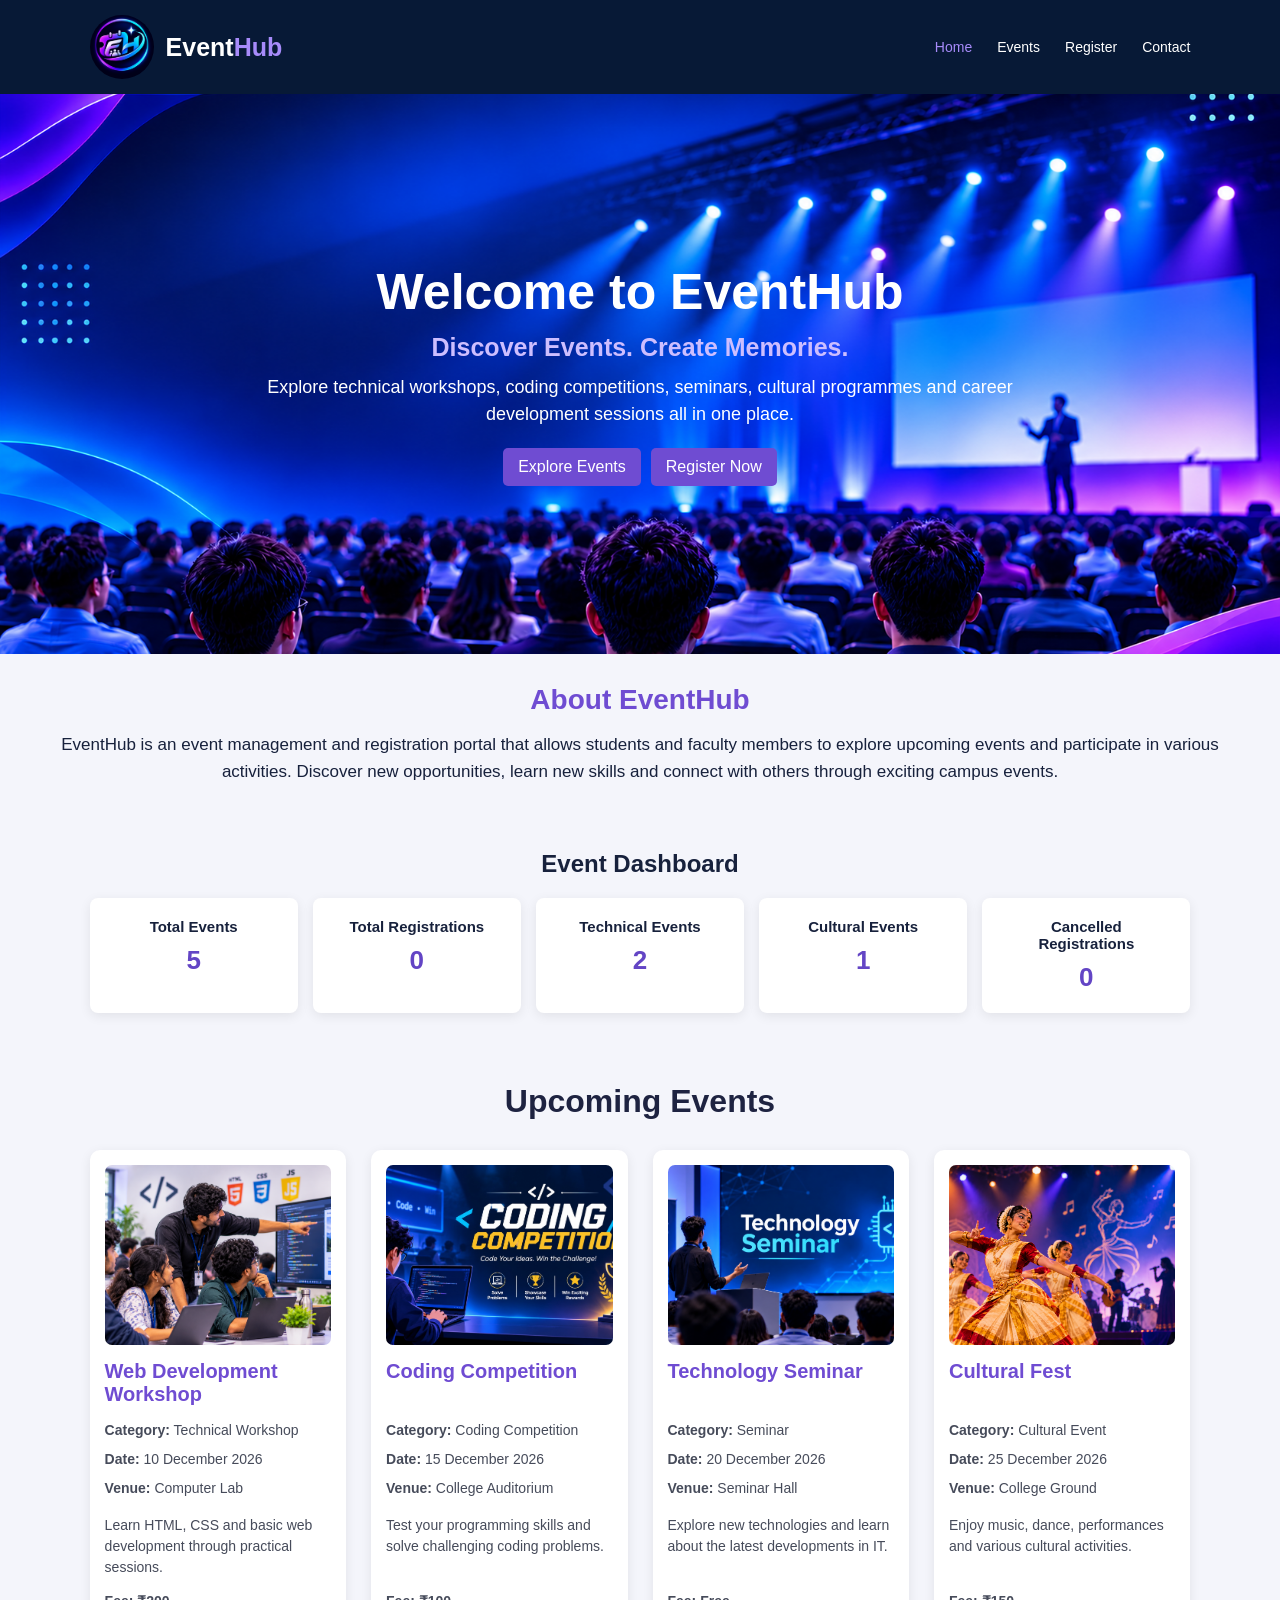
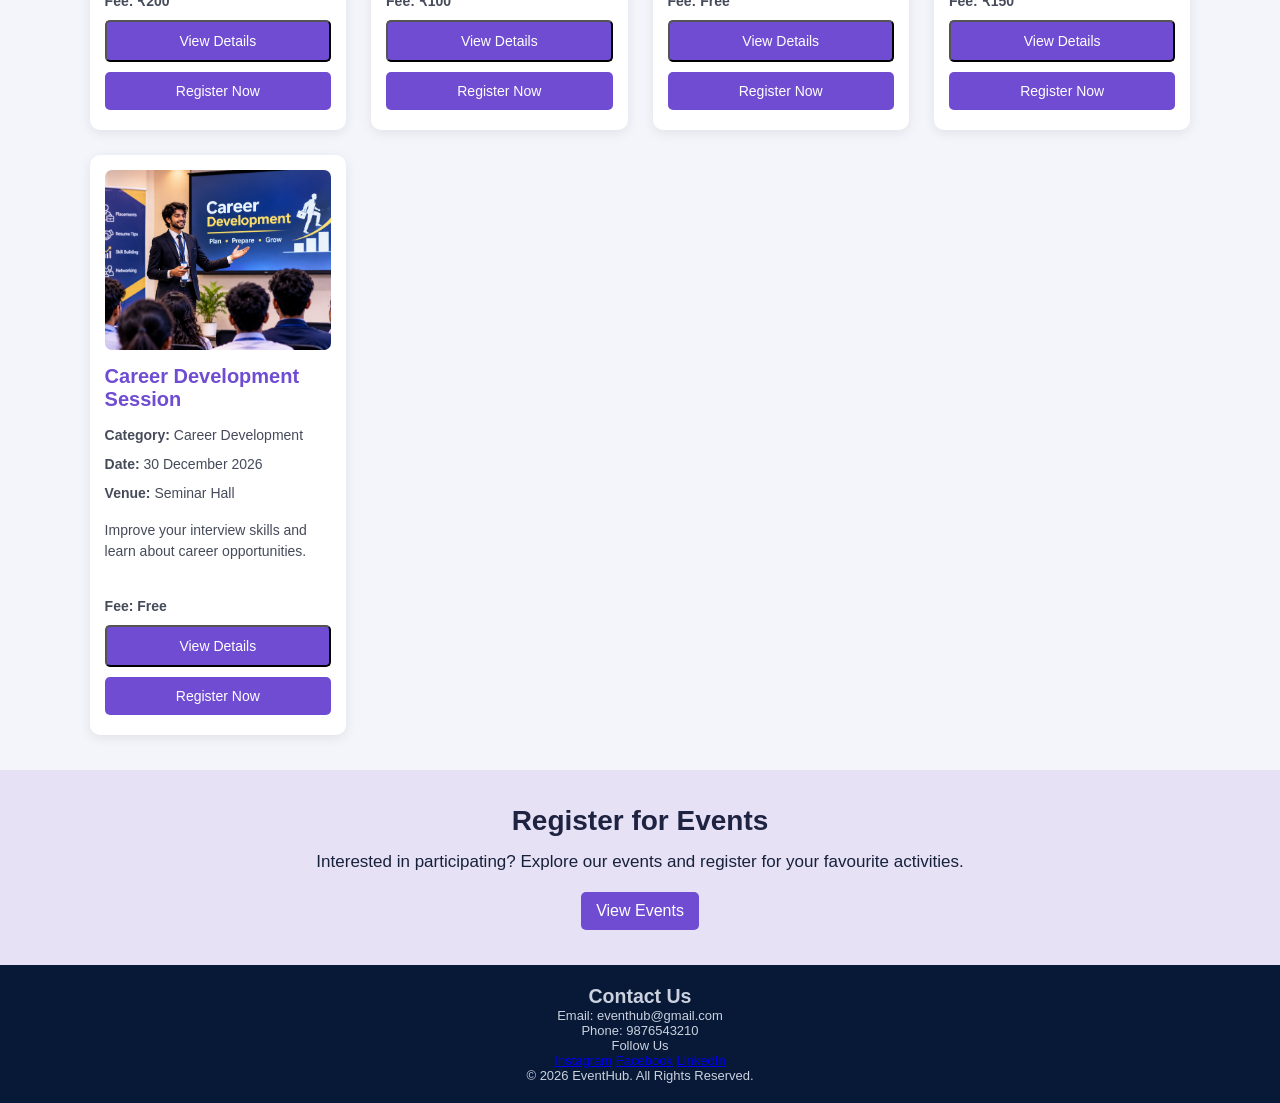
<file: index.html>
<!DOCTYPE html>
<html lang="en">

<head>
    <meta charset="UTF-8">
    <meta name="viewport" content="width=device-width, initial-scale=1.0">

    <title>EventHub | Event Management Portal</title>

    <link rel="stylesheet" href="css/style.css">
</head>

<body>

    <!-- Navigation Bar -->
    <header class="navbar">

        <a class="brand" href="index.html" aria-label="EventHub home">

            <img src="images/Neon EH Event Emblem (1).png"
                 alt="EventHub logo"
                 class="brand-logo">

            <span class="logo">Event<span>Hub</span></span>

        </a>

        <nav class="nav-links">

            <a href="index.html#home" class="active">Home</a>

            <a href="events.html">Events</a>

            <a href="registration.html">Register</a>

            <a href="index.html#footer">Contact</a>

        </nav>

    </header>


    <!-- Home Banner -->
    <section id="home">

        <header id="banner">

            <h1>Welcome to EventHub</h1>

            <h2>Discover Events. Create Memories.</h2>

            <p>
                Explore technical workshops, coding competitions,
                seminars, cultural programmes and career development
                sessions all in one place.
            </p>

            <nav class="banner-actions">

                <a href="events.html" class="btn">Explore Events</a>

                <a href="registration.html" class="btn">Register Now</a>

            </nav>

        </header>

    </section>


    <!-- Introduction -->
    <section id="intro">

        <h2>About EventHub</h2>

        <p>
            EventHub is an event management and registration portal
            that allows students and faculty members to explore
            upcoming events and participate in various activities.
            Discover new opportunities, learn new skills and
            connect with others through exciting campus events.
        </p>

    </section>

    <!-- Dashboard -->
    <section id="dashboard">
        <h2>Event Dashboard</h2>
        <div class="dashboard-cards">
            <article class="dashboard-card">
                <h3>Total Events</h3>
                <p id="totalEvents">0</p>
            </article>
            <article class="dashboard-card">
                <h3>Total Registrations</h3>
                <p id="totalRegistrations">0</p>
            </article>
            <article class="dashboard-card">
                <h3>Technical Events</h3>
                <p id="technicalEvents">0</p>
            </article>
            <article class="dashboard-card">
                <h3>Cultural Events</h3>
                <p id="culturalEvents">0</p>
            </article>
            <article class="dashboard-card">
                <h3>Cancelled Registrations</h3>
                <p id="cancelledRegistrations">0</p>
            </article>
        </div>
    </section>


    <!-- Upcoming Events -->
    <section id="events">

        <h2>Upcoming Events</h2>

        <div class="cards">


            <!-- Card 1 -->
            <div class="card" id="workshop" data-category="Technical Workshop">

                <img src="images/Collaborative Web Development Workshop.png"
                     alt="Web Development Workshop">

                <h3>Web Development Workshop</h3>

                <p><b>Category:</b> Technical Workshop</p>

                <p><b>Date:</b> 10 December 2026</p>

                <p><b>Venue:</b> Computer Lab</p>

                <p>
                    Learn HTML, CSS and basic web development
                    through practical sessions.
                </p>

                <p><b>Fee:</b> ₹200</p>

                <button type="button" class="btn" onclick="viewDetails(1)">View Details</button>

                <a href="registration.html?event=1" class="btn">Register Now</a>

            </div>


            <!-- Card 2 -->
            <div class="card" id="coding" data-category="Coding Competition">

                <img src="images/coding.jpg"
                     alt="Coding Competition">

                <h3>Coding Competition</h3>

                <p><b>Category:</b> Coding Competition</p>

                <p><b>Date:</b> 15 December 2026</p>

                <p><b>Venue:</b> College Auditorium</p>

                <p>
                    Test your programming skills and solve
                    challenging coding problems.
                </p>

                <p><b>Fee:</b> ₹100</p>

                <button type="button" class="btn" onclick="viewDetails(3)">View Details</button>

                <a href="registration.html?event=3" class="btn">Register Now</a>

            </div>


            <!-- Card 3 -->
            <div class="card" id="seminar" data-category="Seminar">

                <img src="images/seminar.jpg"
                     alt="Technology Seminar">

                <h3>Technology Seminar</h3>

                <p><b>Category:</b> Seminar</p>

                <p><b>Date:</b> 20 December 2026</p>

                <p><b>Venue:</b> Seminar Hall</p>

                <p>
                    Explore new technologies and learn about
                    the latest developments in IT.
                </p>

                <p><b>Fee:</b> Free</p>

                <button type="button" class="btn" onclick="viewDetails(2)">View Details</button>

                <a href="registration.html?event=2" class="btn">Register Now</a>

            </div>


            <!-- Card 4 -->
            <div class="card" id="cultural" data-category="Cultural Event">

                <img src="images/Kerala Cultural Festival Performance.png"
                     alt="Cultural Programme">

                <h3>Cultural Fest</h3>

                <p><b>Category:</b> Cultural Event</p>

                <p><b>Date:</b> 25 December 2026</p>

                <p><b>Venue:</b> College Ground</p>

                <p>
                    Enjoy music, dance, performances and
                    various cultural activities.
                </p>

                <p><b>Fee:</b> ₹150</p>

                <button type="button" class="btn" onclick="viewDetails(4)">View Details</button>

                <a href="registration.html?event=4" class="btn">Register Now</a>

            </div>


            <!-- Card 5 -->
            <div class="card" id="career" data-category="Career Development">

                <img src="images/career.jpg"
                     alt="Career Development Session">

                <h3>Career Development Session</h3>

                <p><b>Category:</b> Career Development</p>

                <p><b>Date:</b> 30 December 2026</p>

                <p><b>Venue:</b> Seminar Hall</p>

                <p>
                    Improve your interview skills and learn
                    about career opportunities.
                </p>

                <p><b>Fee:</b> Free</p>

                <button type="button" class="btn" onclick="viewDetails(5)">View Details</button>

                <a href="registration.html?event=5" class="btn">Register Now</a>

            </div>

        </div>

    </section>


    <!-- Registration Section -->
    <section id="register">

        <h2>Register for Events</h2>

        <p>
            Interested in participating? Explore our events
            and register for your favourite activities.
        </p>

        <a href="events.html" class="btn">View Events</a>

    </section>


    <!-- Footer -->
    <footer id="footer">

        <h2>Contact Us</h2>

        <p>Email: eventhub@gmail.com</p>

        <p>Phone: 9876543210</p>

        <p>Follow Us</p>

        <a href="#">Instagram</a>

        <a href="#">Facebook</a>

        <a href="#">LinkedIn</a>

        <p>© 2026 EventHub. All Rights Reserved.</p>

    </footer>

    <script src="js/events.js"></script>
    <script src="js/dashboard.js"></script>

</body>
</html>
</file>
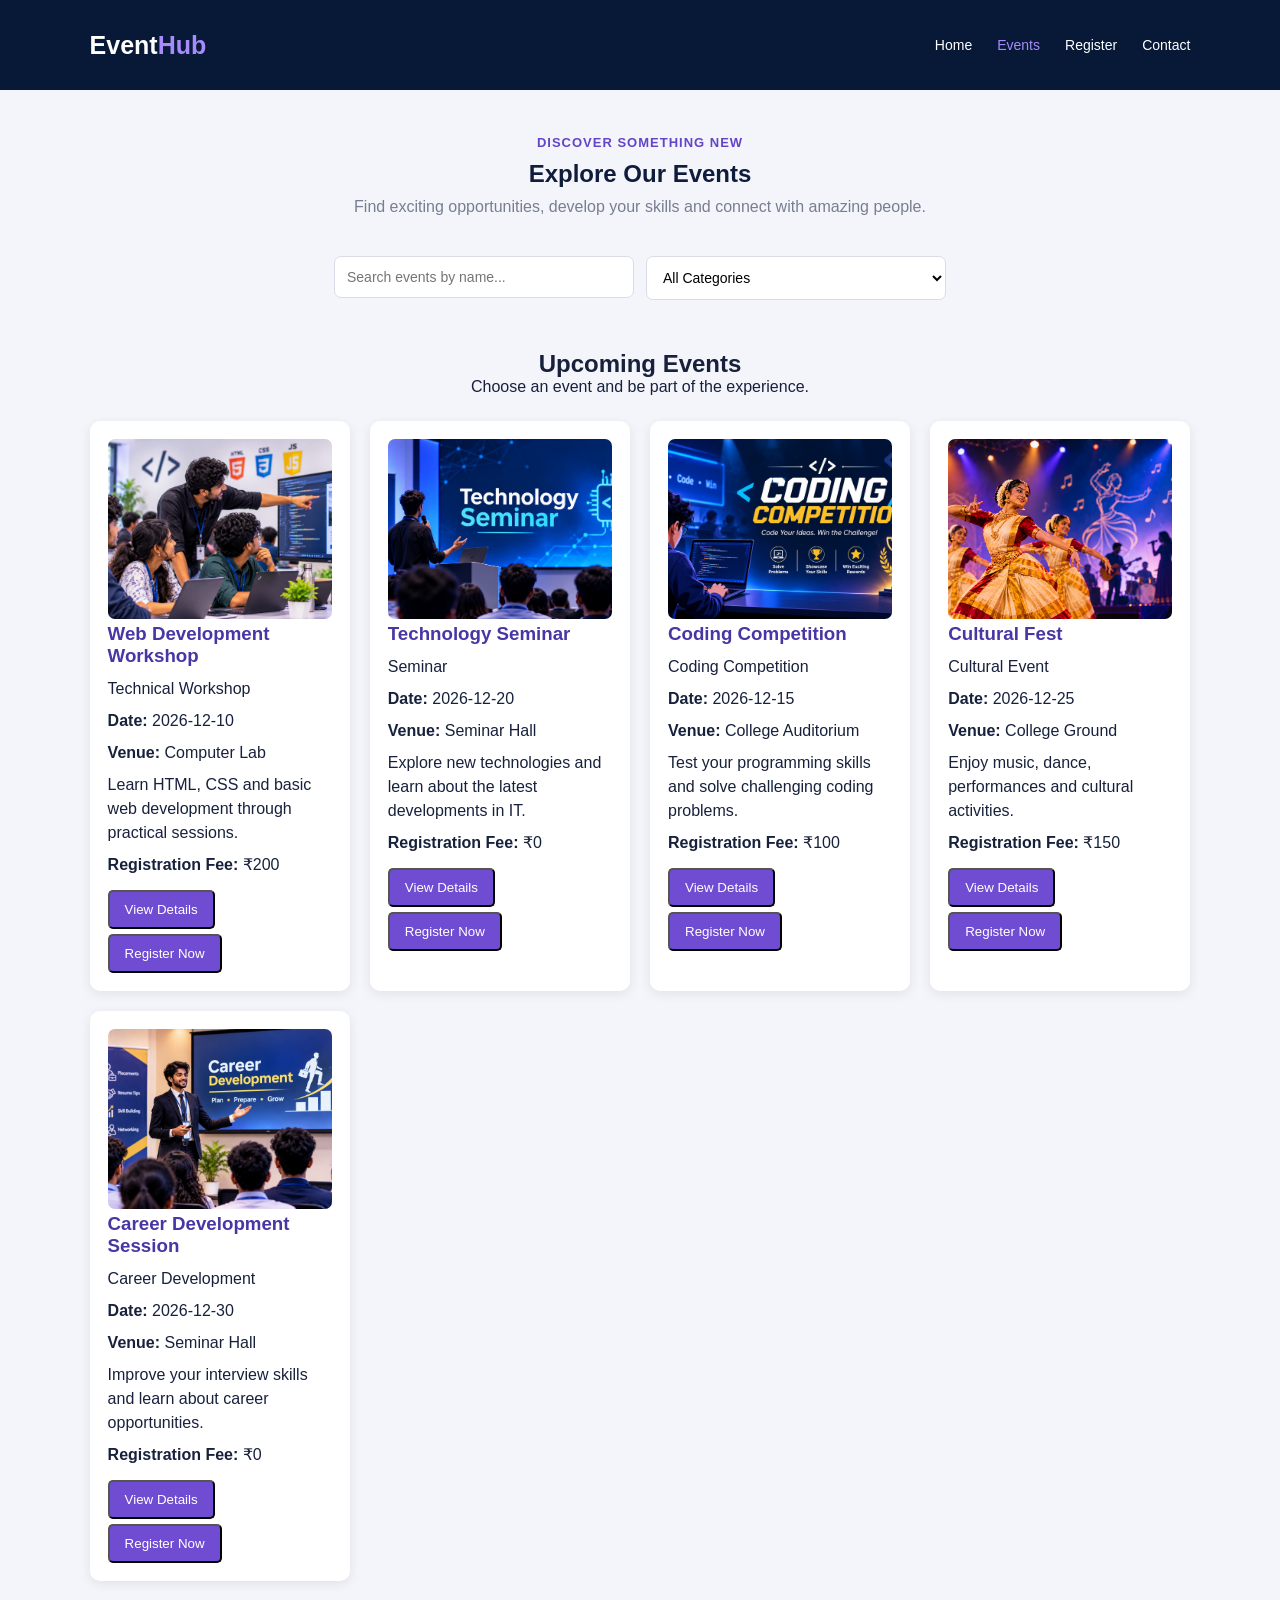
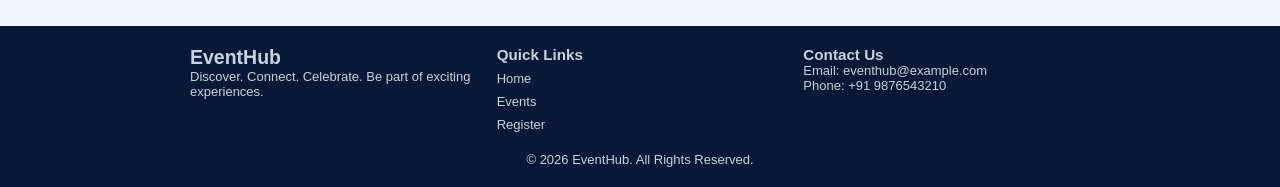
<file: events.html>
<!DOCTYPE html>
<html lang="en">

<head>
    <meta charset="UTF-8">
    <meta name="viewport" content="width=device-width, initial-scale=1.0">

    <title>EventHub | Explore Events</title>

    <link rel="stylesheet" href="css/style.css">
</head>

<body>

    <!-- Navigation Bar -->
    <header class="navbar">

        <div class="logo">
            Event<span>Hub</span>
        </div>

        <nav class="nav-links">
            <a href="index.html#home">Home</a>
            <a href="events.html" class="active">Events</a>
            <a href="registration.html">Register</a>
            <a href="index.html#footer">Contact</a>
        </nav>

    </header>


    <!-- Page Heading -->
    <section class="events-header">

        <p class="subtitle">DISCOVER SOMETHING NEW</p>

        <h1>Explore Our Events</h1>

        <p>
            Find exciting opportunities, develop your skills
            and connect with amazing people.
        </p>

    </section>


    <!-- Search and Filter -->
    <section class="event-controls">

        <div class="search-box">
            <input
                type="text"
                id="searchInput"
                placeholder="Search events by name..."
                onkeyup="filterEvents()"
            >
        </div>

        <div class="filter-box">

            <select id="categoryFilter" onchange="filterEvents()">

                <option value="All">All Categories</option>

                <option value="Technical Workshop">
                    Technical Workshop
                </option>

                <option value="Seminar">
                    Seminar
                </option>

                <option value="Coding Competition">
                    Coding Competition
                </option>

                <option value="Cultural Event">
                    Cultural Event
                </option>

                <option value="Career Development">
                    Career Development
                </option>

            </select>

        </div>

    </section>


    <!-- Event Listing -->
    <section class="events-section">

        <div class="section-heading">
            <h2>Upcoming Events</h2>
            <p>Choose an event and be part of the experience.</p>
        </div>

        <!-- JavaScript displays event cards here -->
        <div class="events-grid" id="eventContainer">

        </div>

    </section>

    <!-- Contact Section -->
    <footer id="contact">

        <div class="footer-content">

            <div>
                <h2>Event<span>Hub</span></h2>
                <p>
                    Discover. Connect. Celebrate.
                    Be part of exciting experiences.
                </p>
            </div>

            <div>
                <h3>Quick Links</h3>
                <a href="index.html">Home</a>
                <a href="events.html">Events</a>
                <a href="registration.html">Register</a>
            </div>

            <div>
                <h3>Contact Us</h3>
                <p>Email: eventhub@example.com</p>
                <p>Phone: +91 9876543210</p>
            </div>

        </div>

        <div class="footer-bottom">
            <p>© 2026 EventHub. All Rights Reserved.</p>
        </div>

    </footer>


    <!-- JavaScript -->
    <script src="js/events.js"></script>

</body>
</html>
</file>
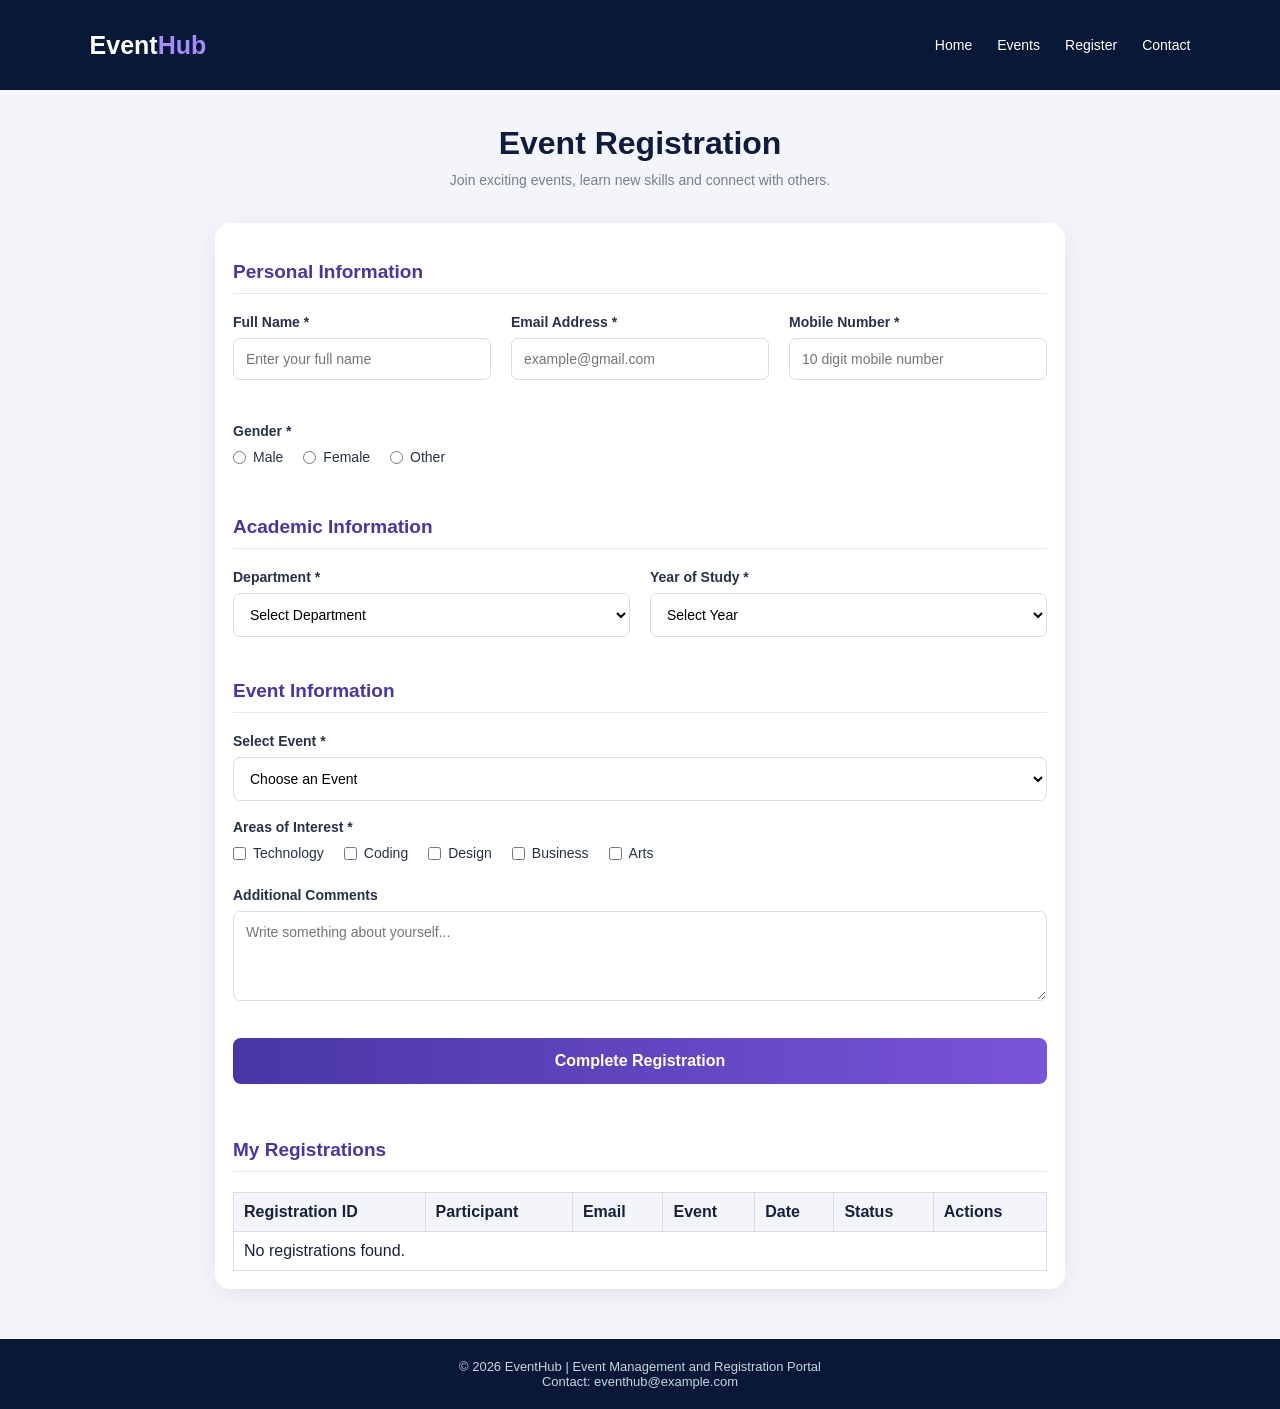
<file: registration.html>
<!DOCTYPE html>
<html lang="en">
<head>
    <meta charset="UTF-8">
    <meta name="viewport" content="width=device-width, initial-scale=1.0">
    <title>EventHub | Registration</title>

    <link rel="stylesheet" href="css/style.css">
</head>
<body>

    <header class="navbar">
        <div class="logo">Event<span>Hub</span></div>

        <nav class="nav-links">
            <a href="index.html#home">Home</a>
            <a href="events.html">Events</a>
            <a href="registration.html">Register</a>
            <a href="index.html#footer">Contact</a>
        </nav>
    </header>

    <header class="heading">
        <h1>Event Registration</h1>
        <p>Join exciting events, learn new skills and connect with others.</p>
    </header>

    <main class="container">

        <form id="registrationForm" novalidate>

            <h2 class="section-title">Personal Information</h2>

            <div class="form-grid">

                <div class="form-group">
                    <label for="fullName">Full Name *</label>
                    <input type="text" id="fullName" placeholder="Enter your full name" minlength="3" required>
                    <span class="error" id="nameError"></span>
                </div>

                <div class="form-group">
                    <label for="email">Email Address *</label>
                    <input type="email" id="email" placeholder="example@gmail.com" required>
                    <span class="error" id="emailError"></span>
                </div>

                <div class="form-group">
                    <label for="mobile">Mobile Number *</label>
                    <input type="tel" id="mobile" maxlength="10" pattern="[0-9]{10}" placeholder="10 digit mobile number" required>
                    <span class="error" id="mobileError"></span>
                </div>

                <div class="form-group">
                    <label>Gender *</label>
                    <div class="option-group">
                        <label><input type="radio" name="gender" value="Male" required> Male</label>
                        <label><input type="radio" name="gender" value="Female"> Female</label>
                        <label><input type="radio" name="gender" value="Other"> Other</label>
                    </div>
                    <span class="error" id="genderError"></span>
                </div>

            </div>

            <h2 class="section-title">Academic Information</h2>

            <div class="form-grid">

                <div class="form-group">
                    <label for="department">Department *</label>
                    <select id="department" required>
                        <option value="">Select Department</option>
                        <option value="Computer Science">Computer Science</option>
                        <option value="Electronics">Electronics</option>
                        <option value="Electrical">Electrical</option>
                        <option value="Mechanical">Mechanical</option>
                        <option value="Civil">Civil</option>
                        <option value="Commerce">Commerce</option>
                        <option value="Management">Management</option>
                        <option value="Other">Other</option>
                    </select>
                    <span class="error" id="departmentError"></span>
                </div>

                <div class="form-group">
                    <label for="year">Year of Study *</label>
                    <select id="year" required>
                        <option value="">Select Year</option>
                        <option value="First Year">First Year</option>
                        <option value="Second Year">Second Year</option>
                        <option value="Third Year">Third Year</option>
                        <option value="Fourth Year">Fourth Year</option>
                        <option value="Faculty">Faculty</option>
                    </select>
                    <span class="error" id="yearError"></span>
                </div>

            </div>

            <h2 class="section-title">Event Information</h2>

            <div class="form-group">
                <label for="selectedEvent">Select Event *</label>
                <select id="selectedEvent" required>
                    <option value="">Choose an Event</option>
                </select>
                <span class="error" id="eventError"></span>
            </div>

            <div class="form-group">
                <label>Areas of Interest *</label>

                <div class="option-group">
                    <label><input type="checkbox" name="interest" value="Technology"> Technology</label>
                    <label><input type="checkbox" name="interest" value="Coding"> Coding</label>
                    <label><input type="checkbox" name="interest" value="Design"> Design</label>
                    <label><input type="checkbox" name="interest" value="Business"> Business</label>
                    <label><input type="checkbox" name="interest" value="Arts"> Arts</label>
                </div>

                <span class="error" id="interestError"></span>
            </div>

            <div class="form-group">
                <label for="comments">Additional Comments</label>
                <textarea id="comments" placeholder="Write something about yourself..."></textarea>
            </div>

            <button type="submit" class="submit-btn">
                Complete Registration
            </button>

        </form>

        <div id="success">
            <h2>Registration Successful!</h2>
            <p id="successMessage"></p>
            <p id="registrationDetails"></p>
        </div>

        <section id="myRegistrations">
            <h2 class="section-title">My Registrations</h2>
            <table id="registrationsTable" class="registration-table">
                <thead>
                    <tr>
                        <th>Registration ID</th>
                        <th>Participant</th>
                        <th>Email</th>
                        <th>Event</th>
                        <th>Date</th>
                        <th>Status</th>
                        <th>Actions</th>
                    </tr>
                </thead>
                <tbody id="registrationRows"></tbody>
            </table>
        </section>

    </main>

    <footer id="contact">
        <p>© 2026 EventHub | Event Management and Registration Portal</p>
        <p>Contact: eventhub@example.com</p>
    </footer>

    <script src="js/events.js"></script>
    <script src="js/registration.js"></script>

</body>
</html>
</file>
<file: css/style.css>
/* =================================
   GENERAL STYLING
================================= */

* {
    margin: 0;
    padding: 0;
    box-sizing: border-box;
    font-family: Arial, sans-serif;
}

body {
    background-color: #f4f5fb;
    color: #17213c;
    display: flex;
    flex-direction: column;
    min-height: 100vh;
}


/* =================================
   NAVIGATION BAR
================================= */

.navbar {
    background-color: #071936;
    color: white;
    min-height: 90px;
    padding: 15px 7%;
    display: flex;
    flex-wrap: wrap;
    gap: 15px;
    justify-content: space-between;
    align-items: center;
}

.brand {
    display: flex;
    align-items: center;
    gap: 12px;
    color: white;
    text-decoration: none;
}

.brand-logo {
    width: 64px;
    height: 64px;
    border-radius: 50%;
    object-fit: cover;
}

.navbar .logo {
    font-size: 25px;
    font-weight: bold;
}

.navbar .logo span {
    color: #a78bfa;
}

.nav-links {
    display: flex;
    flex-wrap: wrap;
    gap: 25px;
}

.nav-links a {
    color: white;
    text-decoration: none;
    font-size: 14px;
    background-color: transparent;
}

.nav-links a:hover,
.nav-links a.active {
    color: #a78bfa;
}


/* =================================
   HOME BANNER
================================= */

#banner {
    text-align: center;
    background-color: rgb(45, 50, 90);
    padding: 35px 20px;
    background-image: url("../images/Tech Conference Spotlight.png");
    background-size: cover;
    background-position: center;
    background-repeat: no-repeat;
    min-height: 560px;

    display: flex;
    flex-direction: column;
    align-items: center;
    justify-content: center;
}

#banner h1 {
    color: white;
    font-size: 50px;
    margin-bottom: 12px;
}

#banner h2 {
    color: rgb(205, 190, 255);
    font-size: 25px;
    margin-bottom: 12px;
}

#banner p {
    color: white;
    font-size: 18px;
    line-height: 1.5;
    max-width: 760px;
    margin: 0 auto 20px;
}

.banner-actions {
    display: flex;
    flex-wrap: wrap;
    justify-content: center;
    gap: 10px;
}

.banner-actions .btn {
    margin: 0;
}


/* =================================
   BUTTONS
================================= */

.btn {
    background-color: rgb(111, 76, 210);
    color: white;
    padding: 10px 15px;
    text-decoration: none;
    display: inline-block;
    border-radius: 5px;
    text-align: center;
    transition: 0.3s;
}

.btn:hover {
    background-color: rgb(75, 48, 155);
}


/* =================================
   INTRODUCTION
================================= */

#intro {
    text-align: center;
    padding: 30px;
}

#intro h2 {
    color: rgb(111, 76, 210);
    font-size: 28px;
    margin-bottom: 15px;
}

#intro p {
    font-size: 17px;
    line-height: 1.6;
}

/* Dashboard */
#dashboard {
    padding: 35px 7%;
    text-align: center;
}

#dashboard h2 {
    color: #17213c;
    margin-bottom: 20px;
}

.dashboard-cards {
    display: flex;
    flex-wrap: wrap;
    justify-content: center;
    gap: 15px;
}

.dashboard-card {
    flex: 1 1 150px;
    padding: 20px;
    background-color: white;
    border-radius: 8px;
    box-shadow: 0 3px 12px rgba(0, 0, 0, 0.08);
}

.dashboard-card h3 {
    font-size: 15px;
}

.dashboard-card p {
    margin-top: 10px;
    color: #6345c5;
    font-size: 26px;
    font-weight: bold;
}


/* =================================
   HOMEPAGE EVENTS SECTION
================================= */

#events {
    text-align: center;
    padding: 35px 7%;
}

#events h2 {
    color: rgb(30, 35, 65);
    font-size: 32px;
    margin-bottom: 30px;
}


/* Cards Arrangement */

#events .cards {
    display: grid;
    grid-template-columns: repeat(auto-fit, minmax(240px, 1fr));
    justify-content: center;
    align-items: stretch;
    gap: 25px;
}


/* Individual Card */

#events .card {
    background-color: white;
    width: 100%;
    padding: 15px;
    margin: 0;
    text-align: left;
    border-radius: 10px;

    display: flex;
    flex-direction: column;

    box-shadow: 0 3px 12px rgba(0, 0, 0, 0.08);
    transition: transform 0.3s;
}

#events .card:hover {
    transform: translateY(-5px);
}


/* Card Image */

#events .card img {
    width: 100%;
    height: 180px;
    object-fit: cover;
    border-radius: 7px;
    margin-bottom: 15px;
}


/* Card Heading */

#events .card h3 {
    color: rgb(111, 76, 210);
    font-size: 20px;
    text-align: left;
    margin-bottom: 12px;
    min-height: 48px;
}


/* Card Information */

#events .card p {
    font-size: 14px;
    line-height: 1.5;
    margin-bottom: 8px;
    color: rgb(70, 75, 90);
}


/* Event Description */

#events .card p:nth-of-type(4) {
    margin-top: 8px;
    min-height: 63px;
}


/* Event Fee */

#events .card p:nth-of-type(5) {
    font-weight: bold;
    margin-top: 5px;
}


/* Card Buttons */

#events .card .btn {
    display: block;
    width: 100%;
    padding: 11px;
    margin: 5px 0;
    font-size: 14px;
}


/* Align Buttons at Bottom */

#events .card > button.btn {
    margin-top: auto;
}


/* =================================
   REGISTRATION SECTION
================================= */

#register {
    background-color: rgb(230, 225, 245);
    text-align: center;
    padding: 35px;
}

#register h2 {
    color: rgb(30, 35, 65);
    font-size: 28px;
    margin-bottom: 15px;
}

#register p {
    font-size: 17px;
    margin-bottom: 20px;
}


/* =================================
   EVENTS PAGE HEADER
================================= */

.events-header {
    text-align: center;
    padding: 45px 20px 25px;
}

.events-header .subtitle {
    color: #6345c5;
    font-size: 13px;
    font-weight: bold;
    letter-spacing: 1px;
}

.events-header h1 {
    color: #101c3c;
    margin: 10px 0;
}

.events-header p {
    color: #777e91;
}


/* =================================
   EVENT SEARCH AND FILTER
================================= */

.event-controls {
    display: flex;
    flex-wrap: wrap;
    justify-content: center;
    gap: 12px;
    padding: 15px 20px 30px;
}

.search-box,
.filter-box {
    width: 300px;
    max-width: 100%;
}


/* =================================
   EVENTS PAGE CARDS
================================= */

.events-section {
    padding: 20px 7% 45px;
}

.section-heading {
    text-align: center;
    margin-bottom: 25px;
}

.events-grid {
    display: grid;
    grid-template-columns: repeat(auto-fit, minmax(240px, 1fr));
    gap: 20px;
}

.events-grid > * {
    background-color: white;
    border-radius: 10px;
    padding: 18px;
    box-shadow: 0 3px 12px rgba(0, 0, 0, 0.08);
}

.events-grid img {
    width: 100%;
    height: 180px;
    object-fit: cover;
    border-radius: 7px;
}

.event-card h3 {
    margin-bottom: 10px;
    color: #4936a5;
}

.event-card p {
    margin-bottom: 8px;
    line-height: 1.5;
}

.event-card .btn {
    margin: 5px 5px 0 0;
}

#noEvents {
    margin-top: 20px;
    text-align: center;
}


/* =================================
   EVENT MODAL
================================= */

.modal {
    display: none;
    position: fixed;
    top: 0;
    right: 0;
    bottom: 0;
    left: 0;
    padding: 20px;
    background: rgba(0, 0, 0, 0.6);
    z-index: 1000;
}

.modal-content {
    max-width: 600px;
    margin: 10vh auto;
    padding: 25px;
    background: white;
    border-radius: 10px;
}

.close-btn {
    float: right;
    border: 0;
    background: transparent;
    font-size: 24px;
    cursor: pointer;
}


/* =================================
   EVENTS PAGE FOOTER CONTENT
================================= */

.footer-content {
    display: grid;
    grid-template-columns: repeat(auto-fit, minmax(180px, 1fr));
    gap: 20px;
    max-width: 900px;
    margin: 0 auto;
    text-align: left;
}

.footer-content a {
    display: block;
    margin-top: 8px;
    color: #cbd1df;
    text-decoration: none;
}

.footer-bottom {
    margin-top: 20px;
    text-align: center;
}


/* =================================
   REGISTRATION PAGE HEADING
================================= */

.heading {
    text-align: center;
    padding: 35px 15px 20px;
}

.heading h1 {
    font-size: 32px;
    color: #101c3c;
    margin-bottom: 10px;
}

.heading p {
    color: #777e91;
    font-size: 14px;
}


/* =================================
   REGISTRATION FORM CONTAINER
================================= */

.container {
    width: 90%;
    max-width: 850px;
    margin: 15px auto 50px;
    padding: 18px;
    background-color: white;
    border-radius: 15px;
    box-shadow: 0 5px 25px rgba(0, 0, 0, 0.07);
}


/* =================================
   FORM SECTION HEADINGS
================================= */

.section-title {
    font-size: 19px;
    color: #4936a5;
    margin: 20px 0;
    padding-bottom: 10px;
    border-bottom: 1px solid #e8e8f0;
}


/* =================================
   FORM LAYOUT
================================= */

.form-grid {
    display: grid;
    grid-template-columns: repeat(auto-fit, minmax(220px, 1fr));
    gap: 20px;
}

.form-group {
    margin-bottom: 18px;
}

label {
    display: block;
    font-size: 14px;
    font-weight: bold;
    margin-bottom: 8px;
    color: #27314b;
}

input,
select,
textarea {
    width: 100%;
    padding: 12px;
    border: 1px solid #d9dce8;
    border-radius: 7px;
    outline: none;
    font-size: 14px;
    background-color: white;
}

input:focus,
select:focus,
textarea:focus {
    border-color: #7254d8;
    box-shadow: 0 0 0 2px rgba(114, 84, 216, 0.1);
}

textarea {
    resize: vertical;
    min-height: 90px;
}


/* =================================
   RADIO AND CHECKBOX
================================= */

.option-group {
    display: flex;
    flex-wrap: wrap;
    gap: 20px;
    margin-top: 10px;
}

.option-group label {
    display: flex;
    align-items: center;
    gap: 7px;
    font-weight: normal;
    cursor: pointer;
}

.option-group input {
    width: auto;
    accent-color: #6345c5;
}


/* =================================
   ERROR MESSAGES
================================= */

.error {
    color: #dc3545;
    font-size: 12px;
    margin-top: 5px;
    display: block;
}


/* =================================
   SUBMIT BUTTON
================================= */

.submit-btn {
    width: 100%;
    padding: 14px;
    border: none;
    border-radius: 8px;
    background: linear-gradient(90deg, #4936a5, #7954d9);
    color: white;
    font-size: 16px;
    font-weight: bold;
    cursor: pointer;
    margin-top: 15px;
}

.submit-btn:hover {
    background: #352583;
}


/* =================================
   SUCCESS MESSAGE
================================= */

#success {
    display: none;
    background-color: #f0fff5;
    border: 1px solid #9bd9ae;
    border-radius: 10px;
    padding: 22px;
    margin-top: 25px;
}

#success h2 {
    color: #168344;
    margin-bottom: 12px;
}

#success p {
    margin: 8px 0;
    font-size: 14px;
}

#success span {
    color: #4936a5;
    font-weight: bold;
}

#myRegistrations {
    margin-top: 35px;
    overflow-x: auto;
}

#registrationsTable {
    width: 100%;
    min-width: 650px;
    margin-top: 15px;
    border-collapse: collapse;
}

#registrationsTable th,
#registrationsTable td {
    padding: 10px;
    border: 1px solid #d9dce8;
    text-align: left;
}

#registrationsTable th {
    background-color: #f4f5fb;
}

#registrationRows .btn {
    margin: 2px;
    padding: 8px;
    font-size: 12px;
}


/* =================================
   COMMON FOOTER
================================= */

footer {
    background-color: #071936;
    color: #cbd1df;
    text-align: center;
    padding: 20px;
    font-size: 13px;
    margin-top: auto;
}
</file>
